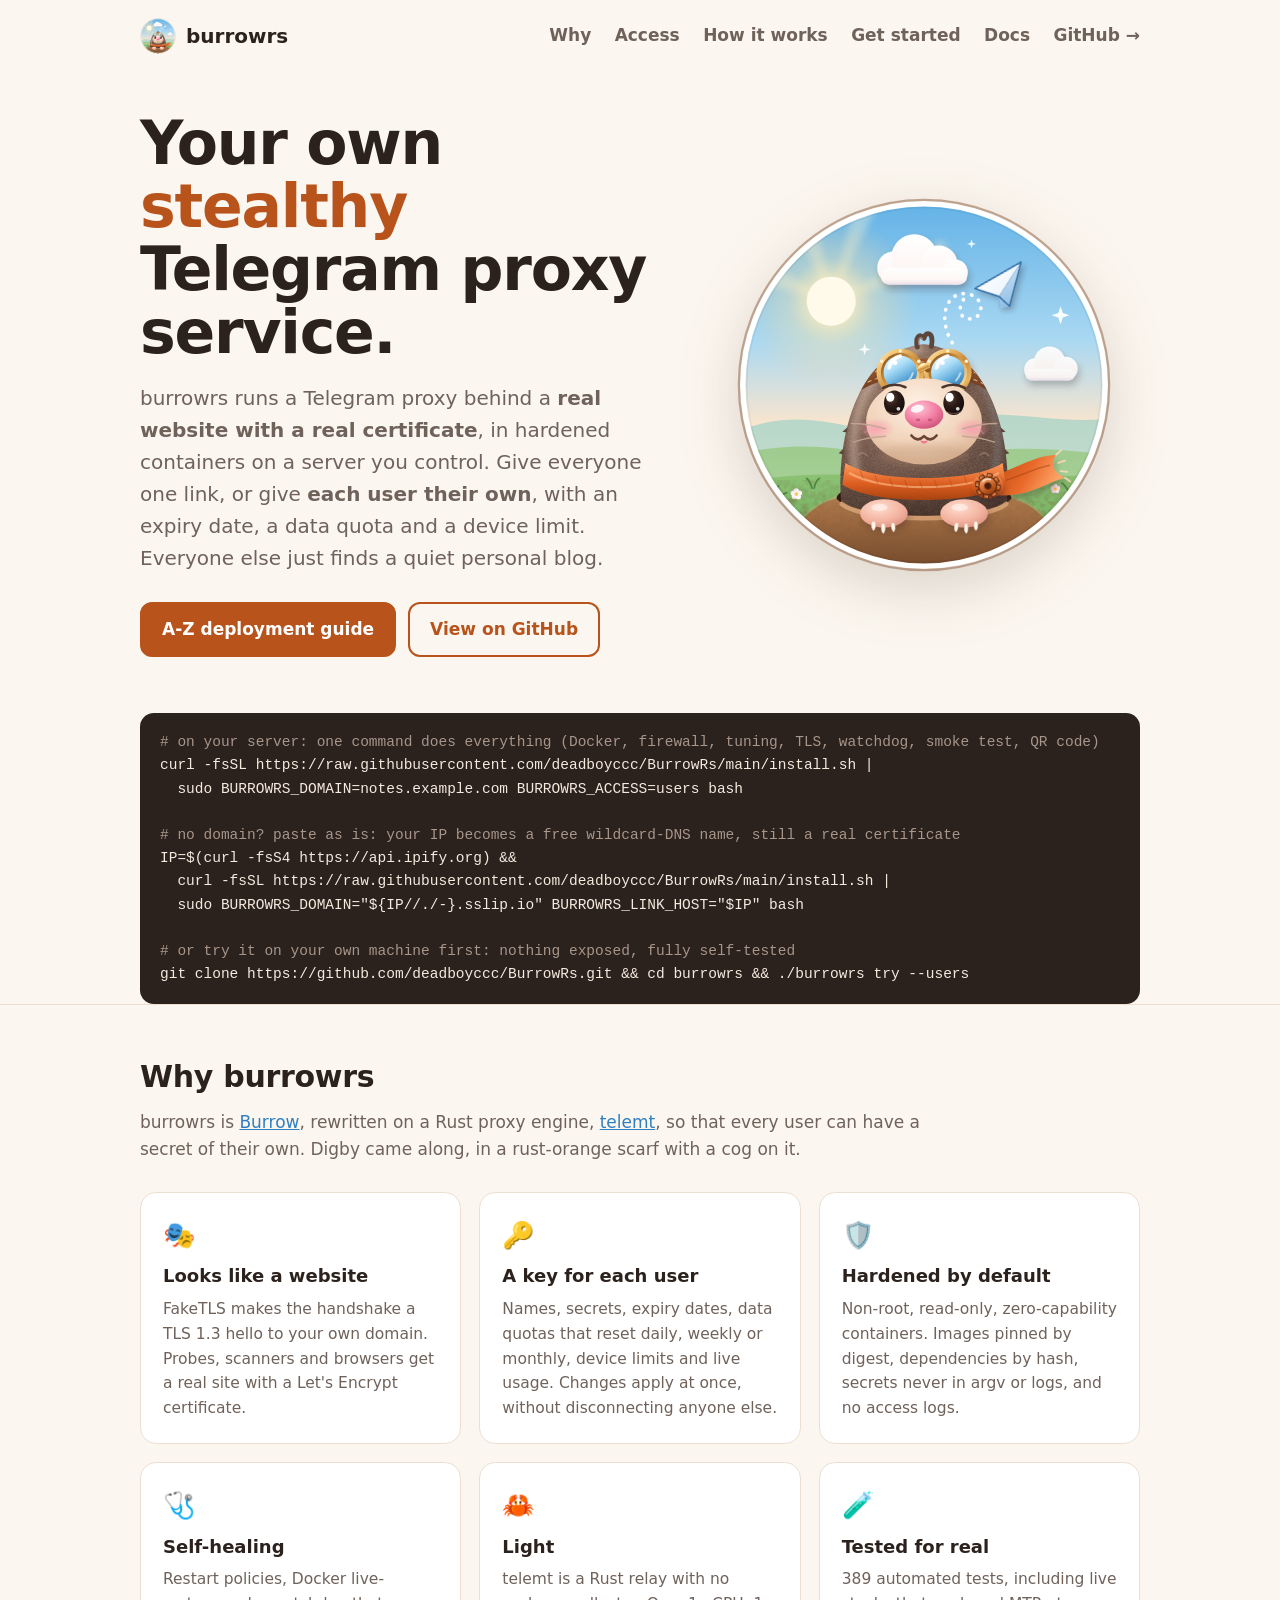
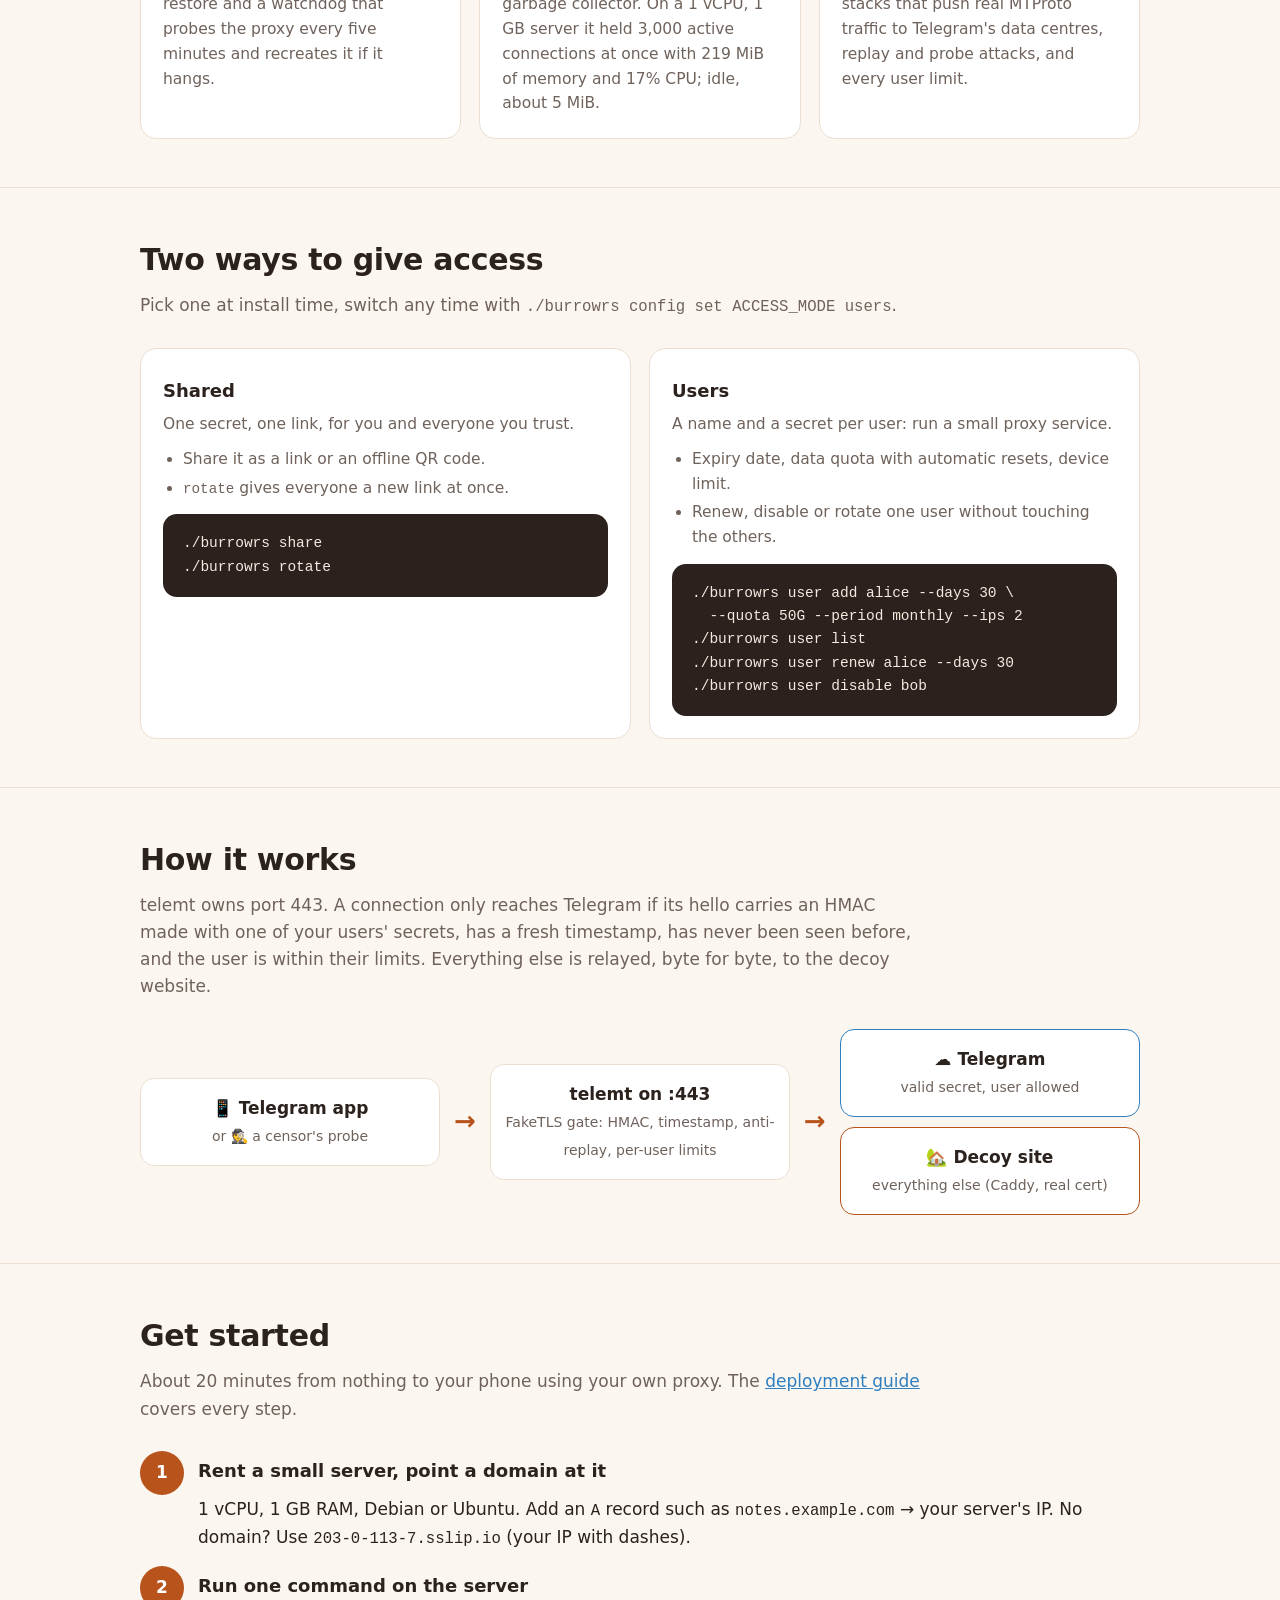
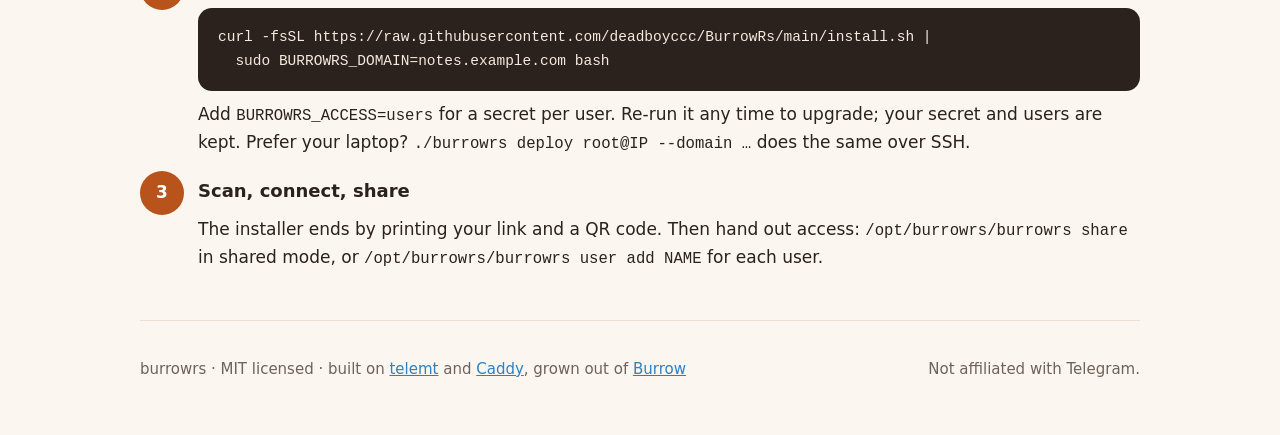
<file: index.html>
<!doctype html>
<html lang="en">
<head>
  <meta charset="utf-8">
  <meta name="viewport" content="width=device-width, initial-scale=1">
  <title>burrowrs · your own stealthy Telegram proxy service</title>
  <meta name="description" content="burrowrs runs a Telegram MTProto proxy (telemt, in Rust) behind a real website with a real certificate, in hardened containers on your own server. One shared secret for everyone, or a secret per user with an expiry date, a data quota and a device limit.">
  <meta property="og:title" content="burrowrs · your own stealthy Telegram proxy service">
  <meta property="og:description" content="Burrow, rewritten on a Rust proxy engine (telemt), with per-user secrets. One command to deploy, one link per user.">
  <meta property="og:image" content="https://deadboyccc.github.io/BurrowRs/digby.svg">
  <link rel="icon" href="digby.svg" type="image/svg+xml">
  <style>
    :root {
      --bg: #fbf6ef; --surface: #ffffff; --ink: #2b211d; --muted: #6f625b;
      --accent: #b7531b; --accent-ink: #ffffff; --sky: #2f7fc1; --rule: #ecdfd2;
      --code-bg: #2b211d; --code-ink: #f6eadf;
    }
    @media (prefers-color-scheme: dark) {
      :root {
        --bg: #1a1513; --surface: #241d1a; --ink: #f2e9e2; --muted: #b7a89e;
        --accent: #f0905a; --accent-ink: #1a1513; --sky: #8ec5ea; --rule: #3a2f2a;
        --code-bg: #0f0c0b; --code-ink: #f6eadf;
      }
    }
    * { box-sizing: border-box; }
    html { scroll-behavior: smooth; -webkit-text-size-adjust: 100%; text-size-adjust: 100%; }
    body {
      margin: 0; background: var(--bg); color: var(--ink);
      font: 17px/1.6 system-ui, -apple-system, "Segoe UI", Roboto, sans-serif;
    }
    a { color: var(--sky); }
    .wrap { max-width: 1040px; margin: 0 auto; padding: 0 20px; }
    header.top { display: flex; justify-content: space-between; align-items: center; padding: 18px 0; }
    .brand { display: flex; align-items: center; gap: 10px; font-weight: 800; font-size: 20px; color: var(--ink); text-decoration: none; }
    .brand img { width: 36px; height: 36px; }
    nav a { margin-left: 18px; color: var(--muted); text-decoration: none; font-weight: 600; }
    nav a:hover { color: var(--ink); }

    .hero { display: grid; grid-template-columns: 1.1fr 0.9fr; gap: 40px; align-items: center; padding: 40px 0 56px; }
    .hero h1 { font-size: clamp(36px, 6vw, 60px); line-height: 1.05; margin: 0 0 18px; letter-spacing: -0.02em; }
    .hero h1 em { font-style: normal; color: var(--accent); }
    .hero p.lead { font-size: 20px; color: var(--muted); margin: 0 0 28px; max-width: 34em; }
    .hero .mascot { width: 100%; max-width: 380px; justify-self: center; filter: drop-shadow(0 18px 30px rgba(80, 50, 30, 0.18)); animation: bob 4s ease-in-out infinite; }
    @keyframes bob { 50% { transform: translateY(-8px); } }
    @media (prefers-reduced-motion: reduce) { .hero .mascot { animation: none; } }
    .cta { display: flex; flex-wrap: wrap; gap: 12px; }
    .btn { display: inline-block; padding: 12px 20px; border-radius: 12px; font-weight: 700; text-decoration: none; border: 2px solid var(--accent); }
    .btn.primary { background: var(--accent); color: var(--accent-ink); }
    .btn.ghost { color: var(--accent); }

    pre { background: var(--code-bg); color: var(--code-ink); padding: 18px 20px; border-radius: 14px; overflow-x: auto; max-width: 100%; font: 14.5px/1.6 ui-monospace, SFMono-Regular, Menlo, Consolas, monospace; margin: 0; }
    pre .c { color: #a8968a; }
    code { font-family: ui-monospace, SFMono-Regular, Menlo, Consolas, monospace; font-size: 0.92em; }

    section { padding: 48px 0; border-top: 1px solid var(--rule); }
    section h2 { font-size: 30px; margin: 0 0 8px; letter-spacing: -0.01em; }
    section p.sub { color: var(--muted); margin: 0 0 28px; max-width: 46em; }

    .grid { display: grid; grid-template-columns: repeat(3, 1fr); gap: 18px; }
    .card { background: var(--surface); border: 1px solid var(--rule); border-radius: 16px; padding: 22px; }
    .card h3 { margin: 6px 0 6px; font-size: 18px; }
    .card p { margin: 0; color: var(--muted); font-size: 15.5px; }
    .card .icon { font-size: 26px; }

    .flow { display: grid; grid-template-columns: 1fr auto 1fr auto 1fr; gap: 14px; align-items: center; text-align: center; }
    .node { background: var(--surface); border: 1px solid var(--rule); border-radius: 14px; padding: 16px 12px; }
    .node b { display: block; }
    .node span { color: var(--muted); font-size: 14px; }
    .arrow { color: var(--accent); font-size: 26px; font-weight: 800; }
    .fork { display: grid; gap: 10px; }
    .fork .node.ok { border-color: var(--sky); }
    .fork .node.decoy { border-color: var(--accent); }

    .steps { counter-reset: step; display: grid; gap: 14px; }
    .step { display: grid; grid-template-columns: 44px 1fr; gap: 14px; align-items: start; }
    .step::before { counter-increment: step; content: counter(step); width: 44px; height: 44px; border-radius: 50%; background: var(--accent); color: var(--accent-ink); display: grid; place-items: center; font-weight: 800; }
    .step h3 { margin: 6px 0 8px; font-size: 18px; }
    /* Grid items default to min-width: auto, so a long command would push the
       column (and the whole page) wider than a phone screen. */
    .step > div { min-width: 0; }
    .step p { margin: 10px 0 0; }

    .modes { display: grid; grid-template-columns: 1fr 1fr; gap: 18px; }
    .modes > .card { min-width: 0; }
    .modes .card ul { margin: 10px 0 0; padding-left: 20px; color: var(--muted); font-size: 15.5px; }
    .modes .card li { margin: 4px 0; }
    .modes pre { margin-top: 14px; }

    footer { padding: 36px 0 60px; color: var(--muted); font-size: 15px; border-top: 1px solid var(--rule); display: flex; justify-content: space-between; flex-wrap: wrap; gap: 12px; }

    @media (max-width: 820px) {
      .hero { grid-template-columns: 1fr; padding-top: 16px; }
      .hero .mascot { max-width: 240px; order: -1; }
      .grid { grid-template-columns: 1fr; }
      .modes { grid-template-columns: 1fr; }
      .flow { grid-template-columns: 1fr; }
      .arrow { transform: rotate(90deg); }
      nav a:not(.gh) { display: none; }
      /* Wrap commands instead of clipping them; copying still gives the exact text. */
      pre { white-space: pre-wrap; overflow-wrap: anywhere; font-size: 13px; padding: 14px 16px; border-radius: 12px; }
      code { overflow-wrap: anywhere; }
      .step { grid-template-columns: 34px 1fr; gap: 12px; }
      .step::before { width: 34px; height: 34px; }
      .hero p.lead { font-size: 18px; }
      section { padding: 40px 0; }
    }
  </style>
</head>
<body>
  <div class="wrap">
    <header class="top">
      <a class="brand" href="#"><img src="digby.svg" alt="">burrowrs</a>
      <nav>
        <a href="#why">Why</a>
        <a href="#access">Access</a>
        <a href="#how">How it works</a>
        <a href="#start">Get started</a>
        <a href="https://github.com/deadboyccc/BurrowRs#documentation">Docs</a>
        <a class="gh" href="https://github.com/deadboyccc/BurrowRs">GitHub →</a>
      </nav>
    </header>

    <div class="hero">
      <div>
        <h1>Your own <em>stealthy</em> Telegram proxy service.</h1>
        <p class="lead">burrowrs runs a Telegram proxy behind a <b>real website with a real certificate</b>, in hardened containers on a server you control. Give everyone one link, or give <b>each user their own</b>, with an expiry date, a data quota and a device limit. Everyone else just finds a quiet personal blog.</p>
        <div class="cta">
          <a class="btn primary" href="https://github.com/deadboyccc/BurrowRs/blob/main/docs/DEPLOY.md">A-Z deployment guide</a>
          <a class="btn ghost" href="https://github.com/deadboyccc/BurrowRs">View on GitHub</a>
        </div>
      </div>
      <img class="mascot" src="digby.svg" alt="Digby the mole, in aviator goggles and a rust-orange scarf with a cog brooch, popping out of his burrow while a paper plane loops overhead">
    </div>

    <pre><span class="c"># on your server: one command does everything (Docker, firewall, tuning, TLS, watchdog, smoke test, QR code)</span>
curl -fsSL https://raw.githubusercontent.com/deadboyccc/BurrowRs/main/install.sh |
  sudo BURROWRS_DOMAIN=notes.example.com BURROWRS_ACCESS=users bash

<span class="c"># no domain? paste as is: your IP becomes a free wildcard-DNS name, still a real certificate</span>
IP=$(curl -fsS4 https://api.ipify.org) &amp;&amp;
  curl -fsSL https://raw.githubusercontent.com/deadboyccc/BurrowRs/main/install.sh |
  sudo BURROWRS_DOMAIN="${IP//./-}.sslip.io" BURROWRS_LINK_HOST="$IP" bash

<span class="c"># or try it on your own machine first: nothing exposed, fully self-tested</span>
git clone https://github.com/deadboyccc/BurrowRs.git &amp;&amp; cd burrowrs &amp;&amp; ./burrowrs try --users</pre>
  </div>

  <section id="why">
    <div class="wrap">
      <h2>Why burrowrs</h2>
      <p class="sub">burrowrs is <a href="https://github.com/deadboyccc/Burrow">Burrow</a>, rewritten on a Rust proxy engine, <a href="https://github.com/telemt/telemt">telemt</a>, so that every user can have a secret of their own. Digby came along, in a rust-orange scarf with a cog on it.</p>
      <div class="grid">
        <div class="card"><div class="icon">🎭</div><h3>Looks like a website</h3><p>FakeTLS makes the handshake a TLS 1.3 hello to your own domain. Probes, scanners and browsers get a real site with a Let's Encrypt certificate.</p></div>
        <div class="card"><div class="icon">🔑</div><h3>A key for each user</h3><p>Names, secrets, expiry dates, data quotas that reset daily, weekly or monthly, device limits and live usage. Changes apply at once, without disconnecting anyone else.</p></div>
        <div class="card"><div class="icon">🛡️</div><h3>Hardened by default</h3><p>Non-root, read-only, zero-capability containers. Images pinned by digest, dependencies by hash, secrets never in argv or logs, and no access logs.</p></div>
        <div class="card"><div class="icon">🩺</div><h3>Self-healing</h3><p>Restart policies, Docker live-restore and a watchdog that probes the proxy every five minutes and recreates it if it hangs.</p></div>
        <div class="card"><div class="icon">🦀</div><h3>Light</h3><p>telemt is a Rust relay with no garbage collector. On a 1 vCPU, 1 GB server it held 3,000 active connections at once with 219 MiB of memory and 17% CPU; idle, about 5 MiB.</p></div>
        <div class="card"><div class="icon">🧪</div><h3>Tested for real</h3><p>389 automated tests, including live stacks that push real MTProto traffic to Telegram's data centres, replay and probe attacks, and every user limit.</p></div>
      </div>
    </div>
  </section>

  <section id="access">
    <div class="wrap">
      <h2>Two ways to give access</h2>
      <p class="sub">Pick one at install time, switch any time with <code>./burrowrs config set ACCESS_MODE users</code>.</p>
      <div class="modes">
        <div class="card"><h3>Shared</h3><p>One secret, one link, for you and everyone you trust.</p>
          <ul><li>Share it as a link or an offline QR code.</li><li><code>rotate</code> gives everyone a new link at once.</li></ul>
          <pre>./burrowrs share
./burrowrs rotate</pre></div>
        <div class="card"><h3>Users</h3><p>A name and a secret per user: run a small proxy service.</p>
          <ul><li>Expiry date, data quota with automatic resets, device limit.</li><li>Renew, disable or rotate one user without touching the others.</li></ul>
          <pre>./burrowrs user add alice --days 30 \
  --quota 50G --period monthly --ips 2
./burrowrs user list
./burrowrs user renew alice --days 30
./burrowrs user disable bob</pre></div>
      </div>
    </div>
  </section>

  <section id="how">
    <div class="wrap">
      <h2>How it works</h2>
      <p class="sub">telemt owns port 443. A connection only reaches Telegram if its hello carries an HMAC made with one of your users' secrets, has a fresh timestamp, has never been seen before, and the user is within their limits. Everything else is relayed, byte for byte, to the decoy website.</p>
      <div class="flow">
        <div class="node"><b>📱 Telegram app</b><span>or 🕵️ a censor's probe</span></div>
        <div class="arrow">→</div>
        <div class="node"><b>telemt on :443</b><span>FakeTLS gate: HMAC, timestamp, anti-replay, per-user limits</span></div>
        <div class="arrow">→</div>
        <div class="fork">
          <div class="node ok"><b>☁️ Telegram</b><span>valid secret, user allowed</span></div>
          <div class="node decoy"><b>🏡 Decoy site</b><span>everything else (Caddy, real cert)</span></div>
        </div>
      </div>
    </div>
  </section>

  <section id="start">
    <div class="wrap">
      <h2>Get started</h2>
      <p class="sub">About 20 minutes from nothing to your phone using your own proxy. The <a href="https://github.com/deadboyccc/BurrowRs/blob/main/docs/DEPLOY.md">deployment guide</a> covers every step.</p>
      <div class="steps">
        <div class="step"><div><h3>Rent a small server, point a domain at it</h3><p>1 vCPU, 1 GB RAM, Debian or Ubuntu. Add an <code>A</code> record such as <code>notes.example.com</code> → your server's IP. No domain? Use <code>203-0-113-7.sslip.io</code> (your IP with dashes).</p></div></div>
        <div class="step"><div><h3>Run one command on the server</h3><pre>curl -fsSL https://raw.githubusercontent.com/deadboyccc/BurrowRs/main/install.sh |
  sudo BURROWRS_DOMAIN=notes.example.com bash</pre><p>Add <code>BURROWRS_ACCESS=users</code> for a secret per user. Re-run it any time to upgrade; your secret and users are kept. Prefer your laptop? <code>./burrowrs deploy root@IP --domain …</code> does the same over SSH.</p></div></div>
        <div class="step"><div><h3>Scan, connect, share</h3><p>The installer ends by printing your link and a QR code. Then hand out access: <code>/opt/burrowrs/burrowrs share</code> in shared mode, or <code>/opt/burrowrs/burrowrs user add NAME</code> for each user.</p></div></div>
      </div>
    </div>
  </section>

  <div class="wrap">
    <footer>
      <span>burrowrs · MIT licensed · built on <a href="https://github.com/telemt/telemt">telemt</a> and <a href="https://caddyserver.com">Caddy</a>, grown out of <a href="https://github.com/deadboyccc/Burrow">Burrow</a></span>
      <span>Not affiliated with Telegram.</span>
    </footer>
  </div>
</body>
</html>
</file>
